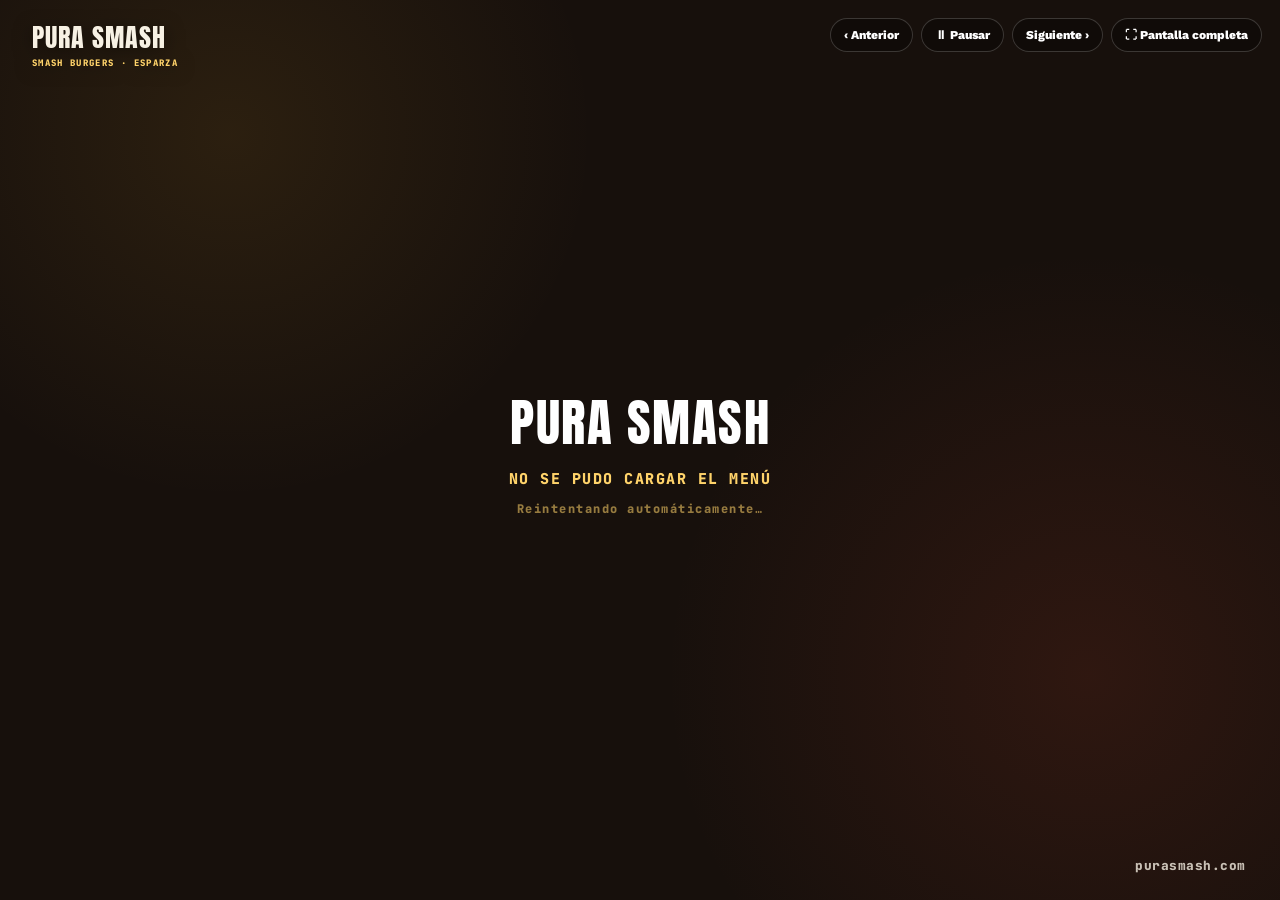
<file: pantalla.html>
<!DOCTYPE html>
<html lang="es-CR">
<head>
<meta charset="UTF-8">
<meta name="viewport" content="width=device-width,initial-scale=1,viewport-fit=cover">
<title>Modo Pantalla | Pura Smash</title>
<meta name="robots" content="noindex,nofollow">
<meta name="theme-color" content="#17100c">
<link rel="preconnect" href="https://hofmqfujmtmflcjutjvu.supabase.co" crossorigin>
<link rel="dns-prefetch" href="//hofmqfujmtmflcjutjvu.supabase.co">
<link rel="preconnect" href="https://fonts.googleapis.com">
<link rel="preconnect" href="https://fonts.gstatic.com" crossorigin>
<link href="https://fonts.googleapis.com/css2?family=Anton&family=JetBrains+Mono:wght@600;800&family=Work+Sans:wght@500;600;700;800&display=swap" rel="stylesheet">
<style>
:root{
  --ink:#17100c;--ink2:#241811;--cream:#f7f1e4;--mustard:#e3a62f;
  --ember:#c2432b;--muted:rgba(247,241,228,.65);--line:rgba(255,255,255,.12)
}
*{box-sizing:border-box}
html,body{margin:0;width:100%;height:100%;overflow:hidden;background:var(--ink);color:var(--cream)}
body{font-family:'Work Sans',sans-serif}
button{font:inherit}
.stage{position:fixed;inset:0;background:
 radial-gradient(circle at 18% 15%,rgba(227,166,47,.10),transparent 28%),
 radial-gradient(circle at 85% 75%,rgba(194,67,43,.14),transparent 33%),
 #17100c}
.slide{position:absolute;inset:0;opacity:0;transform:scale(1.025);transition:opacity .75s ease,transform 1.05s cubic-bezier(.2,.8,.2,1);pointer-events:none}
.slide.active{opacity:1;transform:scale(1);pointer-events:auto}
.product-slide{display:grid;grid-template-columns:minmax(0,1.18fr) minmax(380px,.82fr);height:100%}
.product-slide.reverse{grid-template-columns:minmax(380px,.82fr) minmax(0,1.18fr)}
.visual{position:relative;overflow:hidden;min-width:0;background:#2a1c14}
.visual::after{content:"";position:absolute;inset:0;background:linear-gradient(90deg,transparent 60%,rgba(23,16,12,.42) 100%)}
.reverse .visual::after{background:linear-gradient(270deg,transparent 60%,rgba(23,16,12,.42) 100%)}
.visual img{position:absolute;inset:0;width:100%;height:100%;object-fit:cover;transform:scale(1.02);animation:kenburns 12s ease-in-out infinite alternate}
@keyframes kenburns{to{transform:scale(1.09) translate3d(-.8%,.5%,0)}}
.copy{position:relative;display:flex;flex-direction:column;justify-content:center;padding:clamp(34px,5vw,92px);z-index:2;background:linear-gradient(140deg,#21150f,#17100c)}
.reverse .copy{grid-column:1;grid-row:1}.reverse .visual{grid-column:2;grid-row:1}
.eyebrow{font:800 clamp(11px,1.1vw,18px) 'JetBrains Mono',monospace;letter-spacing:.16em;color:var(--mustard);text-transform:uppercase;margin-bottom:20px}
h1{font-family:'Anton',sans-serif;font-size:clamp(52px,6.5vw,128px);font-weight:400;line-height:.93;letter-spacing:.01em;text-transform:uppercase;margin:0;max-width:9ch;text-wrap:balance}
.desc{margin:24px 0 0;color:var(--muted);font-size:clamp(17px,1.5vw,28px);line-height:1.45;max-width:34ch}
.price{font:800 clamp(50px,5.8vw,108px) 'JetBrains Mono',monospace;color:var(--mustard);margin-top:30px;letter-spacing:-.05em}
.brand{position:absolute;left:32px;top:26px;z-index:10;display:flex;flex-direction:column;line-height:.92;text-shadow:0 3px 18px rgba(0,0,0,.5)}
.brand strong{font-family:'Anton';font-size:clamp(25px,2vw,40px);font-weight:400;letter-spacing:.04em}
.brand span{font:800 9px 'JetBrains Mono';letter-spacing:.15em;color:#ffd36a;margin-top:7px}
.site{position:absolute;right:34px;bottom:26px;z-index:12;font:800 clamp(12px,1vw,18px) 'JetBrains Mono';letter-spacing:.04em;color:rgba(247,241,228,.78)}
.progress{position:absolute;left:0;bottom:0;height:5px;background:var(--mustard);z-index:20;width:0}
.slide.active .progress.running{animation:progress var(--duration) linear forwards}
@keyframes progress{from{width:0}to{width:100%}}
.summary{display:flex;flex-direction:column;height:100%;padding:clamp(34px,4vw,72px);background:
 radial-gradient(circle at 80% 15%,rgba(227,166,47,.12),transparent 23%),
 linear-gradient(145deg,#241811,#17100c 65%)}
.summary-head{display:flex;align-items:end;justify-content:space-between;gap:30px;margin-bottom:28px}
.summary h2{font-family:'Anton';font-size:clamp(50px,5vw,92px);font-weight:400;line-height:.95;margin:0;text-transform:uppercase}
.summary-sub{font:800 clamp(12px,1vw,17px) 'JetBrains Mono';letter-spacing:.12em;color:var(--mustard);text-transform:uppercase;margin-bottom:8px}
.grid{flex:1;display:grid;grid-template-columns:repeat(3,1fr);gap:clamp(14px,1.6vw,28px);min-height:0}
.card{position:relative;border:1px solid var(--line);border-radius:24px;overflow:hidden;background:#241811;min-height:0}
.card img{width:100%;height:100%;object-fit:cover}
.card::after{content:"";position:absolute;inset:0;background:linear-gradient(180deg,transparent 42%,rgba(13,8,5,.94) 100%)}
.card-copy{position:absolute;left:0;right:0;bottom:0;padding:clamp(16px,2vw,30px);z-index:2}
.card-name{font-family:'Anton';font-size:clamp(25px,2.4vw,45px);line-height:1;text-transform:uppercase}
.card-price{font:800 clamp(21px,2vw,36px) 'JetBrains Mono';color:#ffd36a;margin-top:9px}
.controls{position:fixed;right:18px;top:18px;z-index:100;display:flex;gap:8px;opacity:0;transform:translateY(-5px);transition:.25s}
body.controls-visible .controls{opacity:1;transform:none}
.ctrl{border:1px solid rgba(255,255,255,.18);background:rgba(15,10,7,.72);backdrop-filter:blur(10px);color:#fff;border-radius:999px;padding:9px 13px;cursor:pointer;font-weight:800;font-size:12px}
.ctrl:hover{background:rgba(227,166,47,.18)}
.dots{position:fixed;left:50%;bottom:23px;transform:translateX(-50%);z-index:50;display:flex;gap:7px}
.dot{width:7px;height:7px;border-radius:50%;background:rgba(255,255,255,.27);transition:.25s}
.dot.active{width:24px;border-radius:999px;background:var(--mustard)}
.loading,.empty{position:absolute;inset:0;display:grid;place-items:center;text-align:center;padding:30px}
.loading-box{font:800 15px 'JetBrains Mono';letter-spacing:.1em;color:#ffd36a}
.loading-box b{display:block;font:400 clamp(38px,4vw,70px) 'Anton';color:white;margin-bottom:8px}
.error-note{font-size:12px;opacity:.55;margin-top:12px}
@media(max-aspect-ratio:1/1){
 .product-slide,.product-slide.reverse{grid-template-columns:1fr;grid-template-rows:58% 42%}
 .reverse .visual{grid-column:1;grid-row:1}.reverse .copy{grid-column:1;grid-row:2}
 .copy{padding:28px 30px}.desc{display:none}.price{margin-top:16px}
 .grid{grid-template-columns:1fr;grid-auto-rows:1fr}.card:nth-child(n+3){display:none}
}
@media(prefers-reduced-motion:reduce){.slide,.visual img{transition:none;animation:none}}
</style>
</head>
<body>
<div class="stage" id="stage">
  <div class="loading" id="loading"><div class="loading-box"><b>PURA SMASH</b>CARGANDO MENÚ…</div></div>
</div>
<div class="brand"><strong>PURA SMASH</strong><span>SMASH BURGERS · ESPARZA</span></div>
<div class="site">purasmash.com</div>
<div class="controls">
  <button class="ctrl" id="prev" type="button">‹ Anterior</button>
  <button class="ctrl" id="pause" type="button">⏸ Pausar</button>
  <button class="ctrl" id="next" type="button">Siguiente ›</button>
  <button class="ctrl" id="full" type="button">⛶ Pantalla completa</button>
</div>
<div class="dots" id="dots"></div>

<script>
const SUPABASE_URL="https://hofmqfujmtmflcjutjvu.supabase.co";
const SUPABASE_KEY="sb_publishable_rI6Vi8smNkCuKvUkZyElIg_PFvu1kXE";
const DURACION=8000;
let slides=[];
let indice=0;
let timer=null;
let pausado=false;
let hideControlsTimer=null;

const money=n=>"₡"+Math.round(Number(n)||0).toLocaleString("es-CR");
const esc=s=>String(s??"").replace(/[&<>"']/g,c=>({"&":"&amp;","<":"&lt;",">":"&gt;",'"':"&quot;","'":"&#039;"}[c]));

async function supabaseFetch(path,options={}){
  const r=await fetch(SUPABASE_URL+path,{
    ...options,
    headers:{
      apikey:SUPABASE_KEY,
      Authorization:"Bearer "+SUPABASE_KEY,
      "Content-Type":"application/json",
      ...(options.headers||{})
    },
    cache:"no-store"
  });
  if(!r.ok) throw new Error(await r.text()||("HTTP "+r.status));
  return r.json();
}

async function cargarProductos(){
  const qs="/rest/v1/productos?select=id,nombre,descripcion,precio,categoria,activo,disponible,imagen_url,etiqueta&activo=eq.true&categoria=in.(burgers,combos)&order=categoria.asc,nombre.asc";
  const [productos,stock]=await Promise.all([
    supabaseFetch(qs),
    supabaseFetch("/rest/v1/rpc/menu_disponibilidad_stock",{method:"POST",body:"{}"}).catch(()=>[])
  ]);
  const disponibilidad=new Map((stock||[]).filter(x=>x.tipo==="producto").map(x=>[String(x.id),x.disponible!==false]));
  return (productos||[])
    .filter(p=>p.disponible!==false)
    .filter(p=>!disponibilidad.has(String(p.id)) || disponibilidad.get(String(p.id)))
    .filter(p=>p.imagen_url);
}

function crearProducto(p,i){
  const art=document.createElement("article");
  art.className="slide";
  const reverse=i%2===1?" reverse":"";
  art.innerHTML=`
    <div class="product-slide${reverse}">
      <div class="visual"><img src="${esc(p.imagen_url)}" alt="${esc(p.nombre)}"></div>
      <div class="copy">
        <div class="eyebrow">${esc(p.etiqueta||"Smash Burger Artesanal")}</div>
        <h1>${esc(p.nombre)}</h1>
        ${p.descripcion?`<p class="desc">${esc(p.descripcion)}</p>`:""}
        <div class="price">${money(p.precio)}</div>
      </div>
    </div>
    <div class="progress" style="--duration:${DURACION}ms"></div>`;
  return art;
}

function crearResumen(productos){
  const art=document.createElement("article");
  art.className="slide";
  const cards=productos.slice(0,3).map(p=>`
    <div class="card">
      <img src="${esc(p.imagen_url)}" alt="${esc(p.nombre)}">
      <div class="card-copy">
        <div class="card-name">${esc(p.nombre)}</div>
        <div class="card-price">${money(p.precio)}</div>
      </div>
    </div>`).join("");
  art.innerHTML=`
    <div class="summary">
      <div class="summary-head">
        <div>
          <div class="summary-sub">Elegí tu favorita</div>
          <h2>Smash Burgers<br>Artesanales</h2>
        </div>
        <div class="price" style="font-size:clamp(24px,2.2vw,42px);margin:0;text-align:right">Pedí en<br>purasmash.com</div>
      </div>
      <div class="grid">${cards}</div>
    </div>
    <div class="progress" style="--duration:${DURACION}ms"></div>`;
  return art;
}

function precargarSiguientes(){
  if(!slides.length)return;
  [1,2].forEach(offset=>{
    const img=slides[(indice+offset)%slides.length]?.querySelector("img");
    if(img?.src){const pre=new Image();pre.src=img.src;}
  });
}

function mostrar(n,reiniciar=true){
  if(!slides.length)return;
  indice=(n+slides.length)%slides.length;
  slides.forEach((s,i)=>{
    const active=i===indice;
    s.classList.toggle("active",active);
    const p=s.querySelector(".progress");
    if(p){
      p.classList.remove("running");
      if(active && !pausado){
        void p.offsetWidth;
        p.classList.add("running");
      }
    }
  });
  document.querySelectorAll(".dot").forEach((d,i)=>d.classList.toggle("active",i===indice));
  precargarSiguientes();
  if(reiniciar)programar();
}

function programar(){
  clearTimeout(timer);
  if(!pausado && slides.length>1) timer=setTimeout(()=>mostrar(indice+1),DURACION);
}

function montar(productos){
  const stage=document.getElementById("stage");
  stage.innerHTML="";
  productos.forEach((p,i)=>stage.appendChild(crearProducto(p,i)));
  if(productos.length>1)stage.appendChild(crearResumen(productos));
  slides=[...stage.querySelectorAll(".slide")];
  const dots=document.getElementById("dots");
  dots.innerHTML=slides.map((_,i)=>`<span class="dot${i===0?" active":""}"></span>`).join("");
  mostrar(Math.min(indice,slides.length-1),false);
  programar();
}

async function recargar(silencioso=false){
  try{
    const productos=await cargarProductos();
    if(!productos.length){
      document.getElementById("stage").innerHTML='<div class="empty"><div class="loading-box"><b>PURA SMASH</b>MENÚ TEMPORALMENTE NO DISPONIBLE<div class="error-note">Actualizando automáticamente…</div></div></div>';
      slides=[];clearTimeout(timer);return;
    }
    montar(productos);
  }catch(e){
    console.warn("Pantalla:",e);
    if(!silencioso && !slides.length){
      document.getElementById("stage").innerHTML='<div class="empty"><div class="loading-box"><b>PURA SMASH</b>NO SE PUDO CARGAR EL MENÚ<div class="error-note">Reintentando automáticamente…</div></div></div>';
    }
  }
}

document.getElementById("prev").onclick=()=>mostrar(indice-1);
document.getElementById("next").onclick=()=>mostrar(indice+1);
document.getElementById("pause").onclick=()=>{
  pausado=!pausado;
  document.getElementById("pause").textContent=pausado?"▶ Reanudar":"⏸ Pausar";
  mostrar(indice);
};
document.getElementById("full").onclick=async()=>{
  try{
    if(!document.fullscreenElement)await document.documentElement.requestFullscreen();
    else await document.exitFullscreen();
  }catch{}
};

function mostrarControles(){
  document.body.classList.add("controls-visible");
  clearTimeout(hideControlsTimer);
  hideControlsTimer=setTimeout(()=>document.body.classList.remove("controls-visible"),3000);
}
["mousemove","mousedown","touchstart","keydown"].forEach(ev=>addEventListener(ev,mostrarControles,{passive:true}));
addEventListener("keydown",e=>{
  if(e.key==="ArrowRight")mostrar(indice+1);
  if(e.key==="ArrowLeft")mostrar(indice-1);
  if(e.key===" "){e.preventDefault();document.getElementById("pause").click();}
  if(e.key.toLowerCase()==="f")document.getElementById("full").click();
});
document.addEventListener("visibilitychange",()=>{if(document.hidden)clearTimeout(timer);else programar();});

recargar();
setInterval(()=>recargar(true),30000);
mostrarControles();
</script>
</body>
</html>
</file>
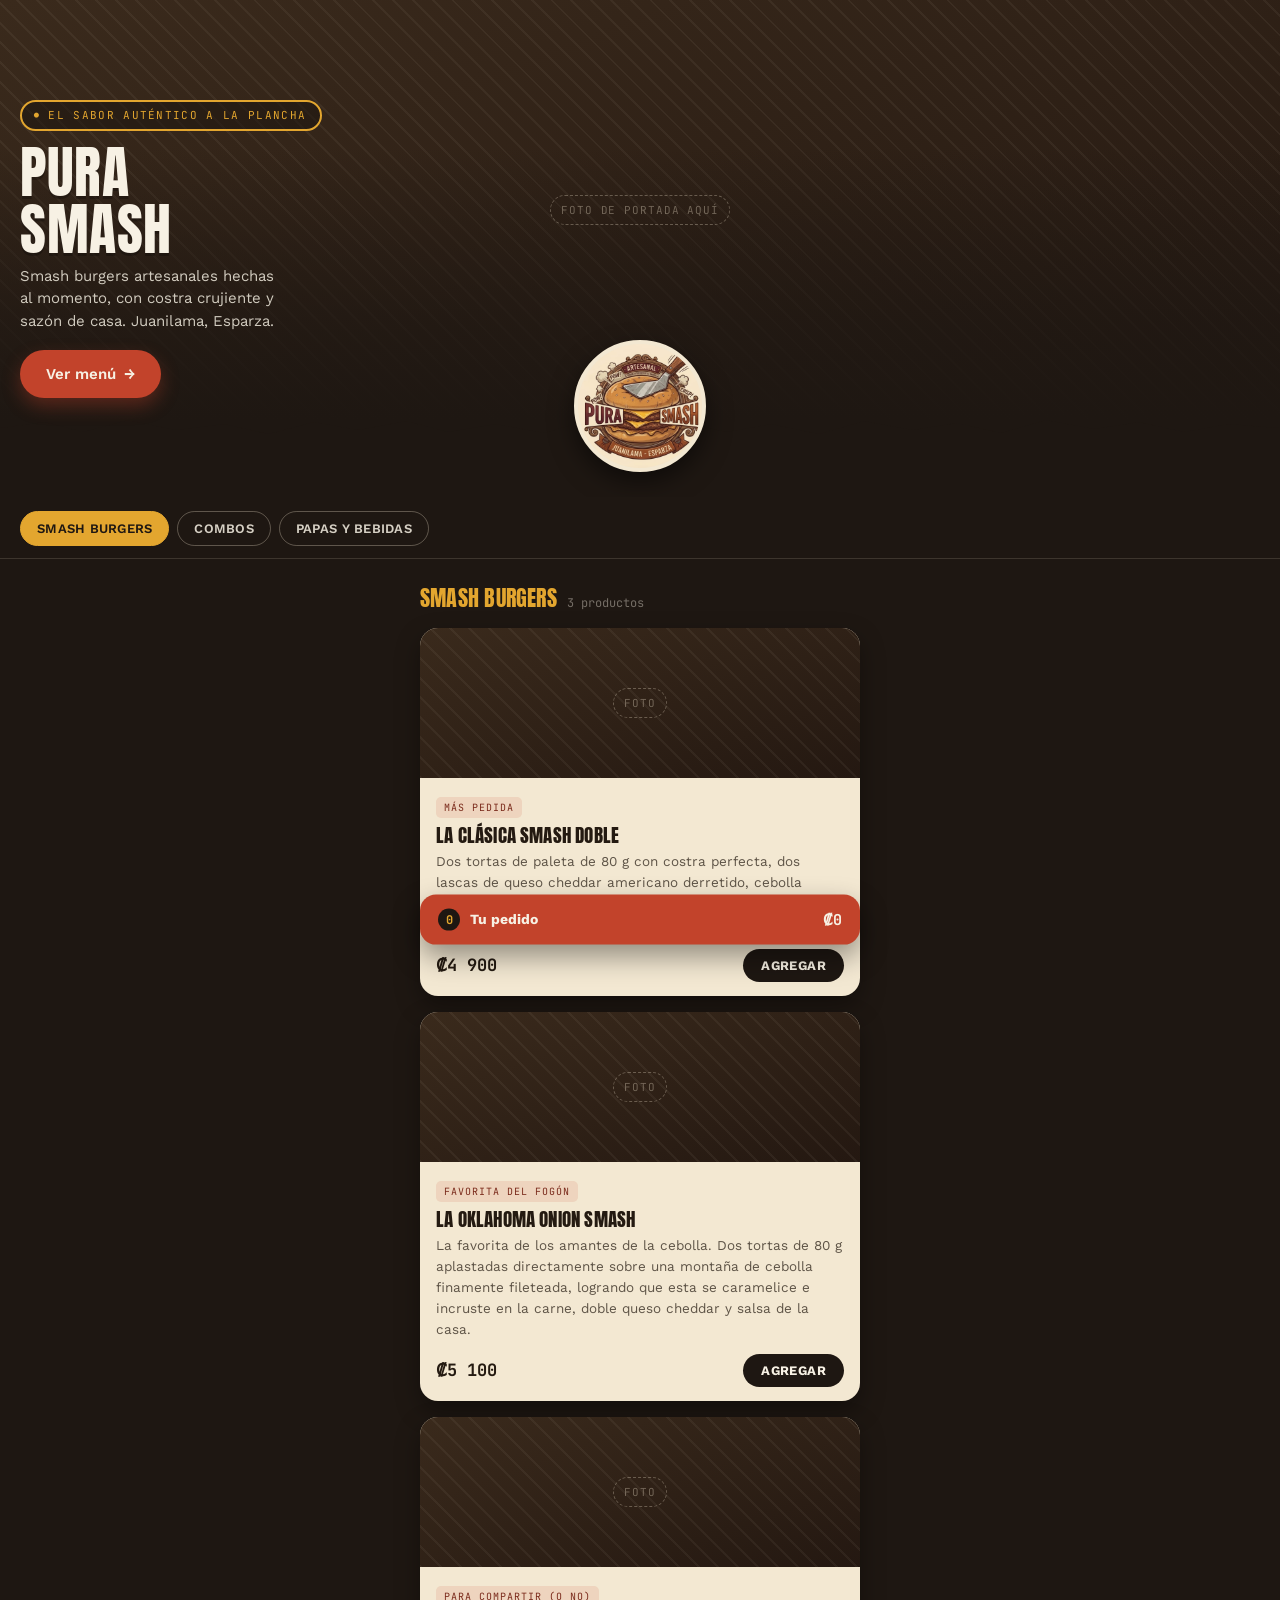
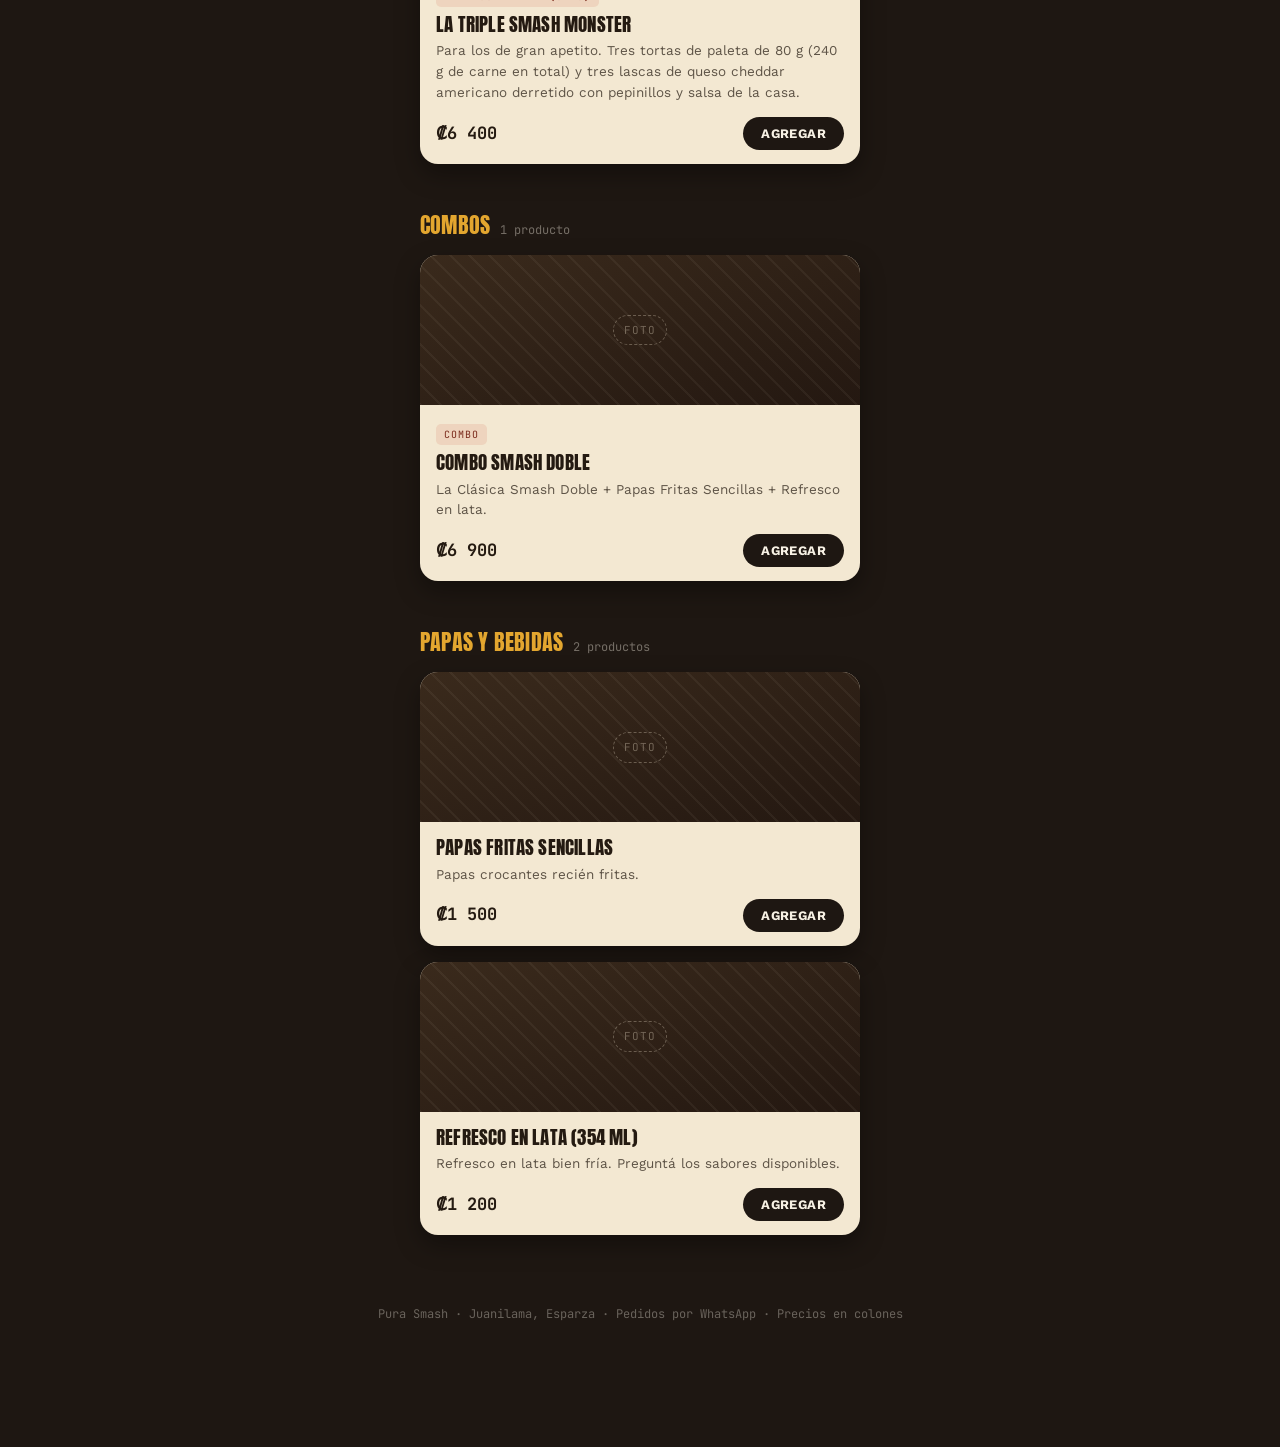
<file: pura-smash-menu.html>
<!DOCTYPE html>
<html lang="es-CR">
<head>
<meta charset="UTF-8">
<meta name="viewport" content="width=device-width, initial-scale=1.0, maximum-scale=1.0">
<title>Pura Smash — Smash Burgers Artesanales en Juanilama, Esparza</title>
<meta name="description" content="Pura Smash: smash burgers artesanales hechas a la plancha en Juanilama, Esparza. Mirá el menú, armá tu pedido y enviálo directo por WhatsApp.">
<meta name="keywords" content="smash burger, hamburguesas, Esparza, Juanilama, Puntarenas, Costa Rica, comida artesanal, hamburguesas a la plancha, pedidos WhatsApp">
<meta name="robots" content="index, follow">
<meta name="author" content="Pura Smash">
<link rel="canonical" href="https://www.purasmash.cr/">

<meta property="og:type" content="restaurant.menu">
<meta property="og:title" content="Pura Smash — Smash Burgers Artesanales">
<meta property="og:description" content="El sabor auténtico a la plancha. Smash burgers artesanales en Juanilama, Esparza. Armá tu pedido y enviálo por WhatsApp.">
<meta property="og:locale" content="es_CR">
<meta property="og:site_name" content="Pura Smash">

<meta name="twitter:card" content="summary">
<meta name="twitter:title" content="Pura Smash — Smash Burgers Artesanales">
<meta name="twitter:description" content="El sabor auténtico a la plancha. Menú interactivo con pedidos por WhatsApp.">

<script type="application/ld+json">
{
  "@context": "https://schema.org",
  "@type": "Restaurant",
  "name": "Pura Smash",
  "servesCuisine": "Hamburguesas artesanales",
  "priceRange": "₡₡",
  "address": {
    "@type": "PostalAddress",
    "addressLocality": "Juanilama, Esparza",
    "addressRegion": "Puntarenas",
    "addressCountry": "CR"
  },
  "hasMenu": {
    "@type": "Menu",
    "hasMenuSection": [
      {
        "@type": "MenuSection",
        "name": "Smash Burgers",
        "hasMenuItem": [
          {"@type": "MenuItem", "name": "La Clásica Smash Doble", "offers": {"@type": "Offer", "price": "4900", "priceCurrency": "CRC"}},
          {"@type": "MenuItem", "name": "La Oklahoma Onion Smash", "offers": {"@type": "Offer", "price": "5100", "priceCurrency": "CRC"}},
          {"@type": "MenuItem", "name": "La Triple Smash Monster", "offers": {"@type": "Offer", "price": "6400", "priceCurrency": "CRC"}}
        ]
      },
      {
        "@type": "MenuSection",
        "name": "Combos",
        "hasMenuItem": [
          {"@type": "MenuItem", "name": "Combo Smash Doble", "offers": {"@type": "Offer", "price": "6900", "priceCurrency": "CRC"}}
        ]
      },
      {
        "@type": "MenuSection",
        "name": "Papas y Bebidas",
        "hasMenuItem": [
          {"@type": "MenuItem", "name": "Papas Fritas Sencillas", "offers": {"@type": "Offer", "price": "1500", "priceCurrency": "CRC"}},
          {"@type": "MenuItem", "name": "Refresco en Lata", "offers": {"@type": "Offer", "price": "1200", "priceCurrency": "CRC"}}
        ]
      }
    ]
  }
}
</script>
<link rel="preconnect" href="https://fonts.googleapis.com">
<link rel="preconnect" href="https://fonts.gstatic.com" crossorigin>
<link href="https://fonts.googleapis.com/css2?family=Anton&family=JetBrains+Mono:wght@500;700&family=Work+Sans:wght@400;500;600;700&display=swap" rel="stylesheet">
<style>

/* ============================================================
   CONFIGURACIÓN RÁPIDA — lo primero que hay que editar
   ============================================================ */
:root{
  --ink:#1E1712;         /* fondo carbón cálido */
  --ink-2:#2A1F17;       /* superficie oscura secundaria */
  --paper:#F3E8D2;       /* papel de estraza para tarjetas */
  --paper-dim:#E8D9B8;   /* papel un poco más oscuro (bordes, hover) */
  --paper-text:#241A11;  /* texto sobre papel */
  --mustard:#E3A62F;     /* acento queso/mostaza */
  --mustard-dark:#8A5E12;
  --ember:#C2432B;       /* acento salsa/CTA */
  --ember-dark:#7A2A1B;
  --pickle:#6F7D3E;      /* acento verde encurtido, uso mínimo */
  --cream:#F7F1E4;
  --line:rgba(243,232,210,0.14);
  --shadow:0 10px 24px rgba(0,0,0,0.35);
  --radius:18px;
}

*{box-sizing:border-box; -webkit-tap-highlight-color:transparent;}
html,body{margin:0;padding:0;}
body{
  background:var(--ink);
  color:var(--cream);
  font-family:'Work Sans',sans-serif;
  line-height:1.5;
  padding-bottom:92px;
  overflow-x:hidden;
}
h1,h2,h3,.display{
  font-family:'Anton',sans-serif;
  font-weight:400;
  letter-spacing:0.01em;
  text-transform:uppercase;
  line-height:1.02;
}
.price,.mono{font-family:'JetBrains Mono',monospace;}
button{font-family:inherit;}
img{display:block;max-width:100%;}
a{color:inherit;}

/* ---------- utilidades ---------- */
.wrap{padding:0 20px;}
.hidden{display:none !important;}
.sr-only{position:absolute;width:1px;height:1px;overflow:hidden;clip:rect(0 0 0 0);}

/* ---------- placeholder de foto (reemplazar por foto real) ---------- */
.photo{
  position:relative;
  background:
    repeating-linear-gradient(45deg, rgba(243,232,210,0.05) 0 2px, transparent 2px 14px),
    linear-gradient(160deg,#3A2A1C,#241811);
  display:flex;align-items:center;justify-content:center;
  color:rgba(243,232,210,0.35);
  overflow:hidden;
}
.photo img{width:100%;height:100%;object-fit:cover;position:absolute;inset:0;}
.photo .ph-icon{font-size:22px;position:relative;z-index:1;font-family:'JetBrains Mono',monospace;letter-spacing:0.08em;text-transform:uppercase;font-size:11px;border:1px dashed rgba(243,232,210,0.3);padding:6px 10px;border-radius:20px;}

/* ============================================================
   HERO
   ============================================================ */
.hero{
  position:relative;
  height:78vw;
  max-height:420px;
  min-height:300px;
}
.hero .photo{position:absolute;inset:0;}
.hero::after{
  content:"";
  position:absolute;inset:0;
  background:linear-gradient(180deg, rgba(30,23,18,0) 35%, rgba(30,23,18,0.75) 78%, var(--ink) 100%);
}
.hero-content{
  position:absolute; left:0; right:0; bottom:22px;
  padding:0 20px;
  z-index:2;
}
.hero-content > *{
  opacity:0;
  transform:translateY(14px);
  animation:fadeUp .55s ease forwards;
}
.hero-content > .stamp{animation-delay:.05s;}
.hero-content > h1{animation-delay:.15s;}
.hero-content > p{animation-delay:.25s;}
.hero-content > .btn-primary{animation-delay:.35s;}
@keyframes fadeUp{
  to{opacity:1; transform:translateY(0);}
}
@media (prefers-reduced-motion: reduce){
  .hero-content > *{animation:none; opacity:1; transform:none;}
}
.stamp{
  display:inline-flex;
  align-items:center;
  gap:8px;
  transform:rotate(-3deg);
  border:2px solid var(--mustard);
  border-radius:999px;
  padding:5px 14px 5px 12px;
  font-family:'JetBrains Mono',monospace;
  font-size:11px;
  letter-spacing:0.12em;
  text-transform:uppercase;
  color:var(--mustard);
  margin-bottom:14px;
  background:rgba(30,23,18,0.55);
}
.stamp::before{content:"●";font-size:8px;}
.logo-badge{
  position:absolute;
  left:50%;
  bottom:-52px;
  transform:translateX(-50%) scale(0.6);
  z-index:5;
  width:132px;height:132px;
  border-radius:50%;
  overflow:hidden;
  border:4px solid var(--paper);
  box-shadow:0 10px 24px rgba(0,0,0,0.5);
  background:var(--paper);
  opacity:0;
  animation:logoIn .7s cubic-bezier(.34,1.56,.64,1) .35s forwards;
}
.logo-badge img{width:100%;height:100%;object-fit:cover;}
.logo-badge::after{
  content:"";
  position:absolute;
  inset:-4px;
  border-radius:50%;
  border:2px solid var(--mustard);
  opacity:0;
  animation:ringPulse 2.6s ease-out 1.1s infinite;
}
@keyframes logoIn{
  0%{opacity:0; transform:translateX(-50%) scale(0.5) rotate(-8deg);}
  100%{opacity:1; transform:translateX(-50%) scale(1) rotate(0deg);}
}
@keyframes ringPulse{
  0%{opacity:0.55; transform:scale(1);}
  100%{opacity:0; transform:scale(1.28);}
}
@media (prefers-reduced-motion: reduce){
  .logo-badge{animation:none; opacity:1; transform:translateX(-50%) scale(1);}
  .logo-badge::after{animation:none; display:none;}
}
.hero h1{
  font-size:15vw;
  max-font-size:56px;
  font-size:clamp(38px,13vw,56px);
  color:var(--cream);
  margin:0 0 6px;
  text-shadow:0 3px 0 rgba(0,0,0,0.25);
}
.hero p{
  margin:0 0 18px;
  color:rgba(247,241,228,0.82);
  font-size:15px;
  max-width:30ch;
}
.btn{
  border:none;
  cursor:pointer;
  border-radius:999px;
  font-weight:600;
  display:inline-flex;
  align-items:center;
  justify-content:center;
  gap:8px;
  transition:transform .12s ease;
}
.btn:active{transform:scale(0.97);}
.btn-primary{
  background:var(--ember);
  color:var(--cream);
  padding:15px 26px;
  font-size:15px;
  box-shadow:0 8px 18px rgba(194,67,43,0.35);
}
.btn-primary .arrow{transition:transform .15s ease;}
.btn-primary:active .arrow{transform:translateX(3px);}

/* borde chamuscado / rasgado — elemento firma, separa el hero del menú */
.char-edge{
  position:relative;
  height:78px;
  margin-top:-1px;
  background:var(--ink);
}
.char-edge svg{position:absolute;top:-1px;left:0;width:100%;height:28px;display:block;}

/* ============================================================
   NAV DE CATEGORÍAS
   ============================================================ */
.cat-nav{
  position:sticky;
  top:0;
  z-index:20;
  background:var(--ink);
  padding:14px 20px 12px;
  display:flex;
  gap:8px;
  overflow-x:auto;
  scrollbar-width:none;
  border-bottom:1px solid var(--line);
}
.cat-nav::-webkit-scrollbar{display:none;}
.cat-btn{
  flex:0 0 auto;
  background:transparent;
  border:1px solid rgba(243,232,210,0.3);
  color:rgba(247,241,228,0.85);
  padding:9px 16px;
  border-radius:999px;
  font-size:13px;
  font-weight:600;
  letter-spacing:0.02em;
  text-transform:uppercase;
  cursor:pointer;
}
.cat-btn.active{
  background:var(--mustard);
  border-color:var(--mustard);
  color:var(--ink);
}

/* ============================================================
   SECCIONES / TARJETAS DE PRODUCTO
   ============================================================ */
.section{padding:28px 20px 6px;}
.section-title{
  display:flex;
  align-items:baseline;
  gap:10px;
  margin-bottom:16px;
}
.section-title h2{font-size:22px;color:var(--mustard);margin:0;}
.section-title .count{font-family:'JetBrains Mono',monospace;font-size:12px;color:rgba(247,241,228,0.4);}

.card{
  background:var(--paper);
  color:var(--paper-text);
  border-radius:var(--radius);
  overflow:hidden;
  margin-bottom:16px;
  box-shadow:var(--shadow);
  position:relative;
  opacity:0;
  transform:translateY(22px);
  transition:opacity .5s ease, transform .5s ease;
}
.card.in-view{opacity:1; transform:translateY(0);}
@media (prefers-reduced-motion: reduce){
  .card{opacity:1; transform:none; transition:none;}
}
.card .photo{height:150px;}
.card-body{padding:16px 16px 14px;}
.card-tag{
  display:inline-block;
  font-family:'JetBrains Mono',monospace;
  font-size:10px;
  letter-spacing:0.1em;
  text-transform:uppercase;
  color:var(--ember-dark);
  background:rgba(194,67,43,0.12);
  padding:3px 8px;
  border-radius:5px;
  margin-bottom:8px;
}
.card h3{font-size:19px;margin:0 0 6px;color:var(--paper-text);}
.card p.desc{
  font-size:13.5px;
  color:rgba(36,26,17,0.72);
  margin:0 0 14px;
  line-height:1.55;
}
.card-footer{
  display:flex;
  align-items:center;
  justify-content:space-between;
  gap:10px;
}
.card .price{font-size:17px;font-weight:700;color:var(--paper-text);}

.stepper{
  display:flex;
  align-items:center;
  gap:0;
  background:rgba(36,26,17,0.06);
  border-radius:999px;
  padding:3px;
}
.stepper button{
  width:30px;height:30px;
  border-radius:50%;
  border:none;
  background:transparent;
  color:var(--paper-text);
  font-size:16px;
  font-weight:700;
  cursor:pointer;
  display:flex;align-items:center;justify-content:center;
}
.stepper button:disabled{opacity:0.3;cursor:default;}
.stepper .qty{
  min-width:22px;
  text-align:center;
  font-family:'JetBrains Mono',monospace;
  font-weight:700;
  font-size:14px;
}
.add-btn{
  background:var(--ink);
  color:var(--cream);
  border:none;
  padding:9px 18px;
  border-radius:999px;
  font-size:13px;
  font-weight:700;
  letter-spacing:0.03em;
  text-transform:uppercase;
  cursor:pointer;
}
.add-btn.in-cart{background:var(--pickle);}

.footer-note{
  padding:36px 20px 20px;
  text-align:center;
  font-size:12px;
  color:rgba(247,241,228,0.35);
  font-family:'JetBrains Mono',monospace;
}

/* ============================================================
   BARRA DE CARRITO FLOTANTE
   ============================================================ */
.cart-bar{
  position:fixed;
  left:16px;right:16px;bottom:16px;
  z-index:40;
  background:var(--ember);
  color:var(--cream);
  border-radius:16px;
  padding:14px 18px;
  display:flex;
  align-items:center;
  justify-content:space-between;
  box-shadow:0 12px 28px rgba(0,0,0,0.4);
  cursor:pointer;
  transform:translateY(120%);
  transition:transform .25s ease;
}
.cart-bar.show{transform:translateY(0);}
.cart-bar .left{display:flex;align-items:center;gap:10px;}
.cart-bar .badge{
  background:var(--ink);
  color:var(--mustard);
  font-family:'JetBrains Mono',monospace;
  font-weight:700;
  font-size:12px;
  min-width:22px;height:22px;
  border-radius:50%;
  display:flex;align-items:center;justify-content:center;
}
.cart-bar .label{font-weight:700;font-size:14px;}
.cart-bar .total{font-family:'JetBrains Mono',monospace;font-weight:700;font-size:15px;}

/* ============================================================
   PANTALLAS DESLIZABLES (carrito / entrega / confirmación)
   ============================================================ */
.sheet-overlay{
  position:fixed;inset:0;
  background:rgba(0,0,0,0.55);
  z-index:50;
  display:flex;
  align-items:flex-end;
  opacity:0;
  pointer-events:none;
  transition:opacity .2s ease;
}
.sheet-overlay.show{opacity:1;pointer-events:auto;}
.sheet{
  background:var(--ink-2);
  width:100%;
  max-height:88vh;
  border-radius:22px 22px 0 0;
  padding:20px 20px calc(20px + env(safe-area-inset-bottom));
  transform:translateY(100%);
  transition:transform .28s ease;
  overflow-y:auto;
  border-top:2px solid var(--mustard);
}
.sheet-overlay.show .sheet{transform:translateY(0);}
.sheet-handle{
  width:38px;height:4px;background:rgba(243,232,210,0.25);
  border-radius:4px;margin:0 auto 16px;
}
.sheet-header{
  display:flex;align-items:center;justify-content:space-between;
  margin-bottom:16px;
}
.sheet-header h2{font-size:20px;color:var(--cream);margin:0;}
.icon-btn{
  background:none;border:none;color:rgba(247,241,228,0.6);
  font-size:20px;cursor:pointer;padding:4px;
}

.line-item{
  display:flex;justify-content:space-between;align-items:flex-start;
  gap:10px;
  padding:12px 0;
  border-bottom:1px solid var(--line);
}
.line-item:last-of-type{border-bottom:none;}
.line-item .name{font-weight:600;font-size:14.5px;color:var(--cream);}
.line-item .sub{font-size:12.5px;color:rgba(247,241,228,0.45);margin-top:2px;}
.line-item .right{display:flex;flex-direction:column;align-items:flex-end;gap:6px;}
.line-item .price{font-size:14px;color:var(--mustard);}
.mini-stepper{display:flex;align-items:center;gap:8px;}
.mini-stepper button{
  width:24px;height:24px;border-radius:50%;
  border:1px solid rgba(247,241,228,0.3);
  background:transparent;color:var(--cream);
  font-size:13px;cursor:pointer;
  display:flex;align-items:center;justify-content:center;
}
.mini-stepper .qty{font-family:'JetBrains Mono',monospace;font-size:13px;min-width:16px;text-align:center;}

.empty-cart{
  text-align:center;
  padding:36px 10px 20px;
  color:rgba(247,241,228,0.5);
}
.empty-cart .display{font-size:18px;color:var(--mustard);margin-bottom:6px;}

.totals{padding-top:14px;margin-top:6px;border-top:1px solid var(--line);}
.totals-row{display:flex;justify-content:space-between;font-size:14px;color:rgba(247,241,228,0.6);padding:4px 0;}
.totals-row.total{font-size:18px;font-weight:700;color:var(--cream);padding-top:8px;}
.totals-row.total .val{font-family:'JetBrains Mono',monospace;color:var(--mustard);}

.sheet .btn-primary{width:100%;padding:16px;font-size:15px;margin-top:16px;}

.fulfill-option{
  display:flex;align-items:center;gap:14px;
  width:100%;
  background:var(--paper);
  color:var(--paper-text);
  border:2px solid transparent;
  border-radius:14px;
  padding:16px;
  margin-bottom:12px;
  cursor:pointer;
  text-align:left;
}
.fulfill-option.selected{border-color:var(--mustard);}
.fulfill-option .fi-icon{font-size:22px;}
.fulfill-option .fi-title{font-weight:700;font-size:15px;}
.fulfill-option .fi-sub{font-size:12.5px;color:rgba(36,26,17,0.6);margin-top:2px;}

.field{margin-bottom:14px;}
.field label{display:block;font-size:12px;text-transform:uppercase;letter-spacing:0.06em;color:rgba(247,241,228,0.5);margin-bottom:6px;}
.field input, .field textarea{
  width:100%;
  background:rgba(247,241,228,0.06);
  border:1px solid rgba(247,241,228,0.2);
  border-radius:10px;
  padding:12px 14px;
  color:var(--cream);
  font-size:14px;
  font-family:inherit;
}
.field textarea{resize:vertical;min-height:60px;}

@media (min-width:480px){
  .wrap,.section,.sheet{padding-left:max(20px,calc(50% - 220px));padding-right:max(20px,calc(50% - 220px));}
  .cart-bar{left:calc(50% - 220px);right:calc(50% - 220px);max-width:440px;}
}
</style>
</head>
<body>

<header class="hero">
  <div class="photo" id="hero-photo">
    <span class="ph-icon">Foto de portada aquí</span>
  </div>
  <div class="logo-badge"><img src="[data-uri]" alt="Logo de Pura Smash"></div>
  <div class="hero-content">
    <span class="stamp">El sabor auténtico a la plancha</span>
    <h1>Pura<br>Smash</h1>
    <p>Smash burgers artesanales hechas al momento, con costra crujiente y sazón de casa. Juanilama, Esparza.</p>
    <button class="btn btn-primary" onclick="irAlMenu()">Ver menú <span class="arrow">→</span></button>
  </div>
</header>

<div class="char-edge">
  <svg viewBox="0 0 400 28" preserveAspectRatio="none">
    <path d="M0,10 L14,4 L26,14 L40,2 L55,12 L70,6 L84,16 L98,4 L112,12 L127,3 L140,14 L155,6 L170,15 L184,2 L198,11 L213,4 L227,14 L241,6 L256,16 L270,3 L285,12 L299,5 L313,15 L327,2 L342,11 L356,4 L370,14 L384,6 L400,10 L400,28 L0,28 Z" fill="#1E1712"></path>
  </svg>
</div>

<nav class="cat-nav" id="cat-nav"></nav>

<main id="menu-root"></main>

<p class="footer-note">Pura Smash · Juanilama, Esparza · Pedidos por WhatsApp · Precios en colones</p>

<div class="cart-bar" id="cart-bar" onclick="abrirCarrito()">
  <div class="left">
    <span class="badge" id="cart-count">0</span>
    <span class="label">Tu pedido</span>
  </div>
  <span class="total" id="cart-total">₡0</span>
</div>

<!-- HOJA: CARRITO -->
<div class="sheet-overlay" id="sheet-carrito">
  <div class="sheet">
    <div class="sheet-handle"></div>
    <div class="sheet-header">
      <h2>Tu pedido</h2>
      <button class="icon-btn" onclick="cerrarHoja('sheet-carrito')" aria-label="Cerrar">✕</button>
    </div>
    <div id="lineas-carrito"></div>
    <div class="totals" id="totales-carrito"></div>
    <button class="btn btn-primary" id="btn-continuar" onclick="irAEntrega()">Continuar al pedido</button>
  </div>
</div>

<!-- HOJA: ENTREGA -->
<div class="sheet-overlay" id="sheet-entrega">
  <div class="sheet">
    <div class="sheet-handle"></div>
    <div class="sheet-header">
      <h2>¿Cómo lo quieres recibir?</h2>
      <button class="icon-btn" onclick="cerrarHoja('sheet-entrega')" aria-label="Cerrar">✕</button>
    </div>

    <button class="fulfill-option" id="opt-recoger" onclick="elegirEntrega('recoger')">
      <span class="fi-icon">🛍️</span>
      <span>
        <span class="fi-title" style="display:block;">Recoger en Pura Smash</span>
        <span class="fi-sub">Listo en unos 15-20 minutos</span>
      </span>
    </button>
    <button class="fulfill-option" id="opt-entrega" onclick="elegirEntrega('entrega')">
      <span class="fi-icon">🛵</span>
      <span>
        <span class="fi-title" style="display:block;">Entrega a domicilio</span>
        <span class="fi-sub">Coordinamos la dirección por WhatsApp</span>
      </span>
    </button>

    <div id="campos-entrega" class="hidden">
      <div class="field">
        <label for="input-nombre">Tu nombre</label>
        <input type="text" id="input-nombre" placeholder="Nombre">
      </div>
      <div class="field" id="campo-direccion">
        <label for="input-direccion">Dirección de entrega</label>
        <textarea id="input-direccion" placeholder="Señas exactas, punto de referencia"></textarea>
      </div>
      <div class="field">
        <label for="input-nota">Notas para tu pedido (opcional)</label>
        <textarea id="input-nota" placeholder="Sin cebolla, término de la carne, etc."></textarea>
      </div>
    </div>

    <button class="btn btn-primary" id="btn-enviar-whatsapp" onclick="enviarPorWhatsapp()">Enviar pedido por WhatsApp</button>
  </div>
</div>

<script>
/* ============================================================
   1. DATOS DEL MENÚ
   Para editar productos, precios o disponibilidad, se modifica
   solo este bloque. "costo" es el costo de ingredientes: información
   interna para reportes de ventas y márgenes, y NUNCA se muestra al
   cliente. El costo del Combo Smash Doble (₡2.540) es la suma de sus
   componentes: Clásica (₡1.640) + Papas (₡500) + Refresco (₡400).
   ============================================================ */
const NUMERO_WHATSAPP = "50600000000"; // ← reemplazar por el número real de la soda (código de país + número, sin +)
const NOMBRE_NEGOCIO = "Pura Smash";

const CATEGORIAS = [
  { id: "burgers", nombre: "Smash Burgers" },
  { id: "combos", nombre: "Combos" },
  { id: "papas-bebidas", nombre: "Papas y Bebidas" }
];

const PRODUCTOS = [
  {
    id: "clasica",
    categoria: "burgers",
    nombre: "La Clásica Smash Doble",
    descripcion: "Dos tortas de paleta de 80 g con costra perfecta, dos lascas de queso cheddar americano derretido, cebolla picada fina, pepinillos y salsa especial de la casa en pan brioche tostado con mantequilla.",
    precio: 4900,
    costo: 1640,
    etiqueta: "Más pedida"
  },
  {
    id: "oklahoma",
    categoria: "burgers",
    nombre: "La Oklahoma Onion Smash",
    descripcion: "La favorita de los amantes de la cebolla. Dos tortas de 80 g aplastadas directamente sobre una montaña de cebolla finamente fileteada, logrando que esta se caramelice e incruste en la carne, doble queso cheddar y salsa de la casa.",
    precio: 5100,
    costo: 1700,
    etiqueta: "Favorita del fogón"
  },
  {
    id: "triple-monster",
    categoria: "burgers",
    nombre: "La Triple Smash Monster",
    descripcion: "Para los de gran apetito. Tres tortas de paleta de 80 g (240 g de carne en total) y tres lascas de queso cheddar americano derretido con pepinillos y salsa de la casa.",
    precio: 6400,
    costo: 2130,
    etiqueta: "Para compartir (o no)"
  },
  {
    id: "combo-smash-doble",
    categoria: "combos",
    nombre: "Combo Smash Doble",
    descripcion: "La Clásica Smash Doble + Papas Fritas Sencillas + Refresco en lata.",
    precio: 6900,
    costo: 2540,
    etiqueta: "Combo"
  },
  {
    id: "papas",
    categoria: "papas-bebidas",
    nombre: "Papas Fritas Sencillas",
    descripcion: "Papas crocantes recién fritas.",
    precio: 1500,
    costo: 500,
    etiqueta: ""
  },
  {
    id: "refresco",
    categoria: "papas-bebidas",
    nombre: "Refresco en Lata (354 ml)",
    descripcion: "Refresco en lata bien fría. Preguntá los sabores disponibles.",
    precio: 1200,
    costo: 400,
    etiqueta: ""
  }
];

/* ============================================================
   2. ESTADO
   ============================================================ */
let carrito = {}; // { productoId: cantidad }
let entregaSeleccionada = null;

const money = n => "₡" + n.toLocaleString("es-CR");

/* ============================================================
   3. RENDER DEL MENÚ
   ============================================================ */
function renderNav(){
  const nav = document.getElementById("cat-nav");
  nav.innerHTML = CATEGORIAS.map((c,i) =>
    `<button class="cat-btn${i===0 ? " active" : ""}" data-cat="${c.id}" onclick="irACategoria('${c.id}')">${c.nombre}</button>`
  ).join("");
}

function renderMenu(){
  const root = document.getElementById("menu-root");
  root.innerHTML = CATEGORIAS.map(cat => {
    const items = PRODUCTOS.filter(p => p.categoria === cat.id);
    return `
      <section class="section" id="sec-${cat.id}">
        <div class="section-title">
          <h2>${cat.nombre}</h2>
          <span class="count">${items.length} ${items.length===1?"producto":"productos"}</span>
        </div>
        ${items.map(renderCard).join("")}
      </section>`;
  }).join("");
}

function renderCard(p){
  return `
    <article class="card" id="card-${p.id}">
      <div class="photo"><span class="ph-icon">Foto</span></div>
      <div class="card-body">
        ${p.etiqueta ? `<span class="card-tag">${p.etiqueta}</span>` : ""}
        <h3>${p.nombre}</h3>
        <p class="desc">${p.descripcion}</p>
        <div class="card-footer">
          <span class="price">${money(p.precio)}</span>
          ${renderControlCantidad(p.id)}
        </div>
      </div>
    </article>`;
}

function renderControlCantidad(id){
  const cant = carrito[id] || 0;
  if(cant === 0){
    return `<button class="add-btn" onclick="agregar('${id}')">Agregar</button>`;
  }
  return `
    <div class="stepper">
      <button onclick="quitar('${id}')" aria-label="Quitar uno">−</button>
      <span class="qty">${cant}</span>
      <button onclick="agregar('${id}')" aria-label="Agregar uno">+</button>
    </div>`;
}

/* ============================================================
   4. LÓGICA DEL CARRITO
   ============================================================ */
function agregar(id){
  carrito[id] = (carrito[id] || 0) + 1;
  actualizarTodo();
}
function quitar(id){
  if(!carrito[id]) return;
  carrito[id] -= 1;
  if(carrito[id] <= 0) delete carrito[id];
  actualizarTodo();
}

function totalCarrito(){
  return Object.entries(carrito).reduce((sum,[id,cant]) => {
    const p = PRODUCTOS.find(p => p.id === id);
    return sum + (p ? p.precio * cant : 0);
  }, 0);
}
function cantidadTotal(){
  return Object.values(carrito).reduce((a,b) => a+b, 0);
}

function actualizarTodo(){
  document.querySelectorAll(".card").forEach(card => {
    const id = card.id.replace("card-","");
    const footer = card.querySelector(".card-footer");
    const priceEl = footer.querySelector(".price");
    footer.innerHTML = "";
    footer.appendChild(priceEl);
    footer.insertAdjacentHTML("beforeend", renderControlCantidad(id));
  });
  actualizarBarraCarrito();
  renderLineasCarrito();
}

function actualizarBarraCarrito(){
  const bar = document.getElementById("cart-bar");
  const cant = cantidadTotal();
  document.getElementById("cart-count").textContent = cant;
  document.getElementById("cart-total").textContent = money(totalCarrito());
  bar.classList.toggle("show", cant > 0);
}

function renderLineasCarrito(){
  const cont = document.getElementById("lineas-carrito");
  const totales = document.getElementById("totales-carrito");
  const entries = Object.entries(carrito);

  if(entries.length === 0){
    cont.innerHTML = `
      <div class="empty-cart">
        <div class="display">Carrito vacío</div>
        <p>Agregá algo del menú para armar tu pedido.</p>
      </div>`;
    totales.innerHTML = "";
    document.getElementById("btn-continuar").disabled = true;
    document.getElementById("btn-continuar").style.opacity = "0.4";
    return;
  }

  document.getElementById("btn-continuar").disabled = false;
  document.getElementById("btn-continuar").style.opacity = "1";

  cont.innerHTML = entries.map(([id,cant]) => {
    const p = PRODUCTOS.find(p => p.id === id);
    return `
      <div class="line-item">
        <div>
          <div class="name">${p.nombre}</div>
          <div class="sub">${money(p.precio)} c/u</div>
        </div>
        <div class="right">
          <span class="price">${money(p.precio * cant)}</span>
          <div class="mini-stepper">
            <button onclick="quitar('${id}')" aria-label="Quitar uno">−</button>
            <span class="qty">${cant}</span>
            <button onclick="agregar('${id}')" aria-label="Agregar uno">+</button>
          </div>
        </div>
      </div>`;
  }).join("");

  totales.innerHTML = `
    <div class="totals-row total">
      <span>Total</span>
      <span class="val">${money(totalCarrito())}</span>
    </div>`;
}

/* ============================================================
   5. NAVEGACIÓN ENTRE PANTALLAS
   ============================================================ */
function irAlMenu(){
  document.getElementById("sec-burgers").scrollIntoView({behavior:"smooth", block:"start"});
}
function irACategoria(id){
  document.querySelectorAll(".cat-btn").forEach(b => b.classList.toggle("active", b.dataset.cat === id));
  const el = document.getElementById("sec-" + id);
  const nav = document.getElementById("cat-nav");
  const y = el.getBoundingClientRect().top + window.scrollY - nav.offsetHeight - 8;
  window.scrollTo({top:y, behavior:"smooth"});
}

function abrirCarrito(){
  if(cantidadTotal() === 0) return;
  renderLineasCarrito();
  abrirHoja("sheet-carrito");
}
function abrirHoja(id){ document.getElementById(id).classList.add("show"); }
function cerrarHoja(id){ document.getElementById(id).classList.remove("show"); }

function irAEntrega(){
  if(cantidadTotal() === 0) return;
  cerrarHoja("sheet-carrito");
  setTimeout(() => abrirHoja("sheet-entrega"), 180);
}

function elegirEntrega(tipo){
  entregaSeleccionada = tipo;
  document.getElementById("opt-recoger").classList.toggle("selected", tipo === "recoger");
  document.getElementById("opt-entrega").classList.toggle("selected", tipo === "entrega");
  document.getElementById("campos-entrega").classList.remove("hidden");
  document.getElementById("campo-direccion").style.display = tipo === "entrega" ? "block" : "none";
}

/* ============================================================
   6. ENVÍO POR WHATSAPP
   ============================================================ */
function enviarPorWhatsapp(){
  if(cantidadTotal() === 0) return;
  if(!entregaSeleccionada){
    document.getElementById("campos-entrega").classList.remove("hidden");
    document.getElementById("campos-entrega").scrollIntoView({behavior:"smooth"});
    return;
  }

  const nombre = document.getElementById("input-nombre").value.trim();
  const direccion = document.getElementById("input-direccion").value.trim();
  const nota = document.getElementById("input-nota").value.trim();

  let msg = `Hola ${NOMBRE_NEGOCIO}, quiero hacer este pedido:%0A%0A`;
  Object.entries(carrito).forEach(([id,cant]) => {
    const p = PRODUCTOS.find(p => p.id === id);
    msg += `• ${p.nombre} x${cant} — ${money(p.precio * cant)}%0A`;
  });
  msg += `%0ATotal: ${money(totalCarrito())}%0A%0A`;
  msg += entregaSeleccionada === "recoger" ? "Modalidad: Recoger en el local%0A" : "Modalidad: Entrega a domicilio%0A";
  if(nombre) msg += `Nombre: ${nombre}%0A`;
  if(direccion && entregaSeleccionada === "entrega") msg += `Dirección: ${direccion}%0A`;
  if(nota) msg += `Nota: ${nota}%0A`;

  const url = `https://wa.me/${NUMERO_WHATSAPP}?text=${msg}`;
  window.open(url, "_blank");
}

/* ============================================================
   7. INICIO
   ============================================================ */
renderNav();
renderMenu();
actualizarBarraCarrito();

const observadorTarjetas = new IntersectionObserver((entries) => {
  entries.forEach((entry, i) => {
    if(entry.isIntersecting){
      setTimeout(() => entry.target.classList.add("in-view"), i * 60);
      observadorTarjetas.unobserve(entry.target);
    }
  });
}, {threshold: 0.15});
document.querySelectorAll(".card").forEach(card => observadorTarjetas.observe(card));
</script>
</body>
</html>
</file>
